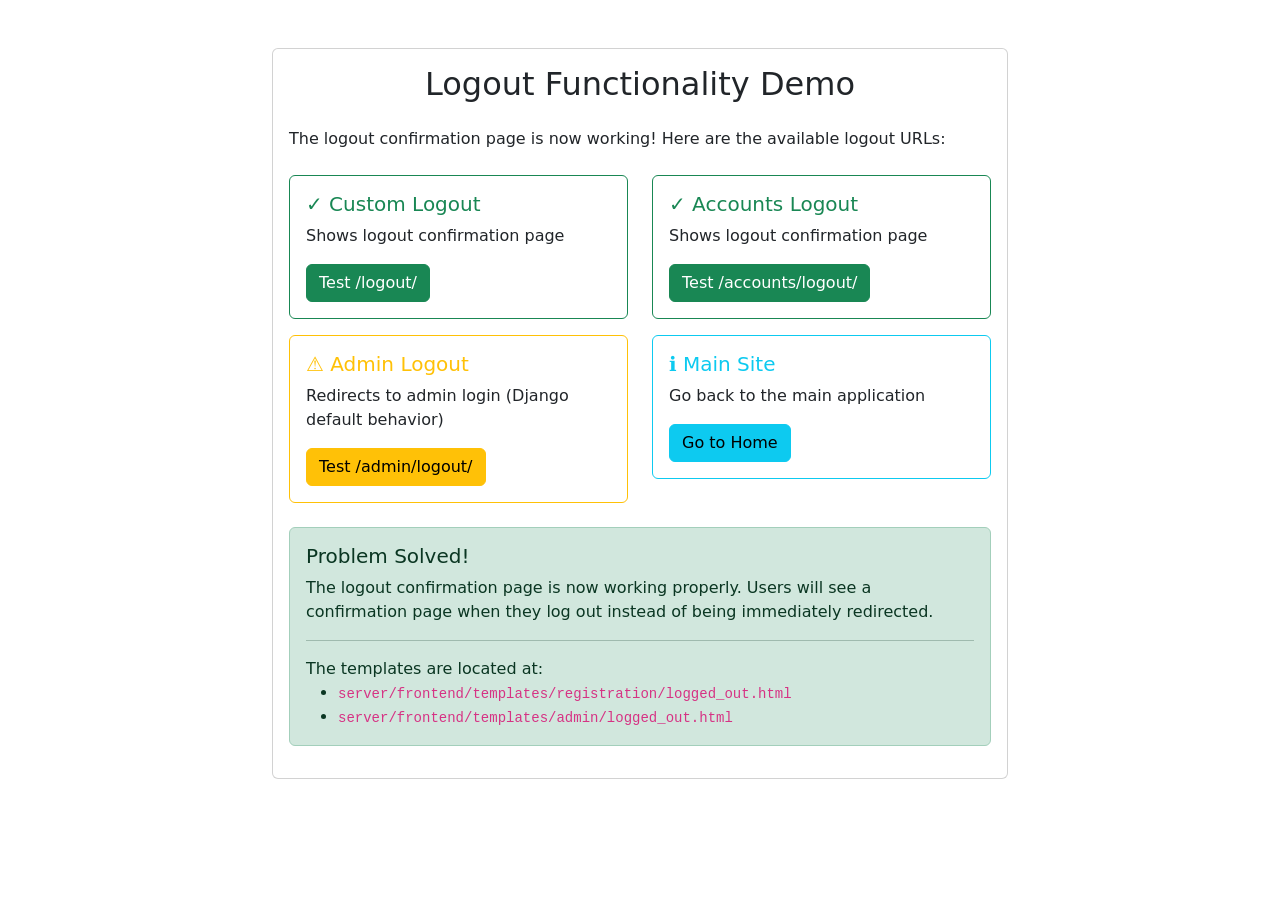
<file: logout_demo.html>
<!DOCTYPE html>
<html lang="en">
<head>
    <meta charset="UTF-8">
    <meta name="viewport" content="width=device-width, initial-scale=1.0">
    <title>Logout Demo - Car Dealership</title>
    <link href="https://cdn.jsdelivr.net/npm/bootstrap@5.1.3/dist/css/bootstrap.min.css" rel="stylesheet">
</head>
<body>
    <div class="container mt-5">
        <div class="row justify-content-center">
            <div class="col-md-8">
                <div class="card">
                    <div class="card-body">
                        <h2 class="card-title text-center mb-4">Logout Functionality Demo</h2>
                        <p class="card-text">The logout confirmation page is now working! Here are the available logout URLs:</p>
                        
                        <div class="row mt-4">
                            <div class="col-md-6">
                                <div class="card border-success">
                                    <div class="card-body">
                                        <h5 class="card-title text-success">✓ Custom Logout</h5>
                                        <p class="card-text">Shows logout confirmation page</p>
                                        <a href="http://127.0.0.1:8000/logout/" class="btn btn-success" target="_blank">Test /logout/</a>
                                    </div>
                                </div>
                            </div>
                            <div class="col-md-6">
                                <div class="card border-success">
                                    <div class="card-body">
                                        <h5 class="card-title text-success">✓ Accounts Logout</h5>
                                        <p class="card-text">Shows logout confirmation page</p>
                                        <a href="http://127.0.0.1:8000/accounts/logout/" class="btn btn-success" target="_blank">Test /accounts/logout/</a>
                                    </div>
                                </div>
                            </div>
                        </div>
                        
                        <div class="row mt-3">
                            <div class="col-md-6">
                                <div class="card border-warning">
                                    <div class="card-body">
                                        <h5 class="card-title text-warning">⚠ Admin Logout</h5>
                                        <p class="card-text">Redirects to admin login (Django default behavior)</p>
                                        <a href="http://127.0.0.1:8000/admin/logout/" class="btn btn-warning" target="_blank">Test /admin/logout/</a>
                                    </div>
                                </div>
                            </div>
                            <div class="col-md-6">
                                <div class="card border-info">
                                    <div class="card-body">
                                        <h5 class="card-title text-info">ℹ Main Site</h5>
                                        <p class="card-text">Go back to the main application</p>
                                        <a href="http://127.0.0.1:8000/" class="btn btn-info" target="_blank">Go to Home</a>
                                    </div>
                                </div>
                            </div>
                        </div>
                        
                        <div class="alert alert-success mt-4" role="alert">
                            <h5 class="alert-heading">Problem Solved!</h5>
                            <p>The logout confirmation page is now working properly. Users will see a confirmation page when they log out instead of being immediately redirected.</p>
                            <hr>
                            <p class="mb-0">The templates are located at:</p>
                            <ul class="mb-0">
                                <li><code>server/frontend/templates/registration/logged_out.html</code></li>
                                <li><code>server/frontend/templates/admin/logged_out.html</code></li>
                            </ul>
                        </div>
                    </div>
                </div>
            </div>
        </div>
    </div>
    
    <script src="https://cdn.jsdelivr.net/npm/bootstrap@5.1.3/dist/js/bootstrap.bundle.min.js"></script>
</body>
</html>
</file>
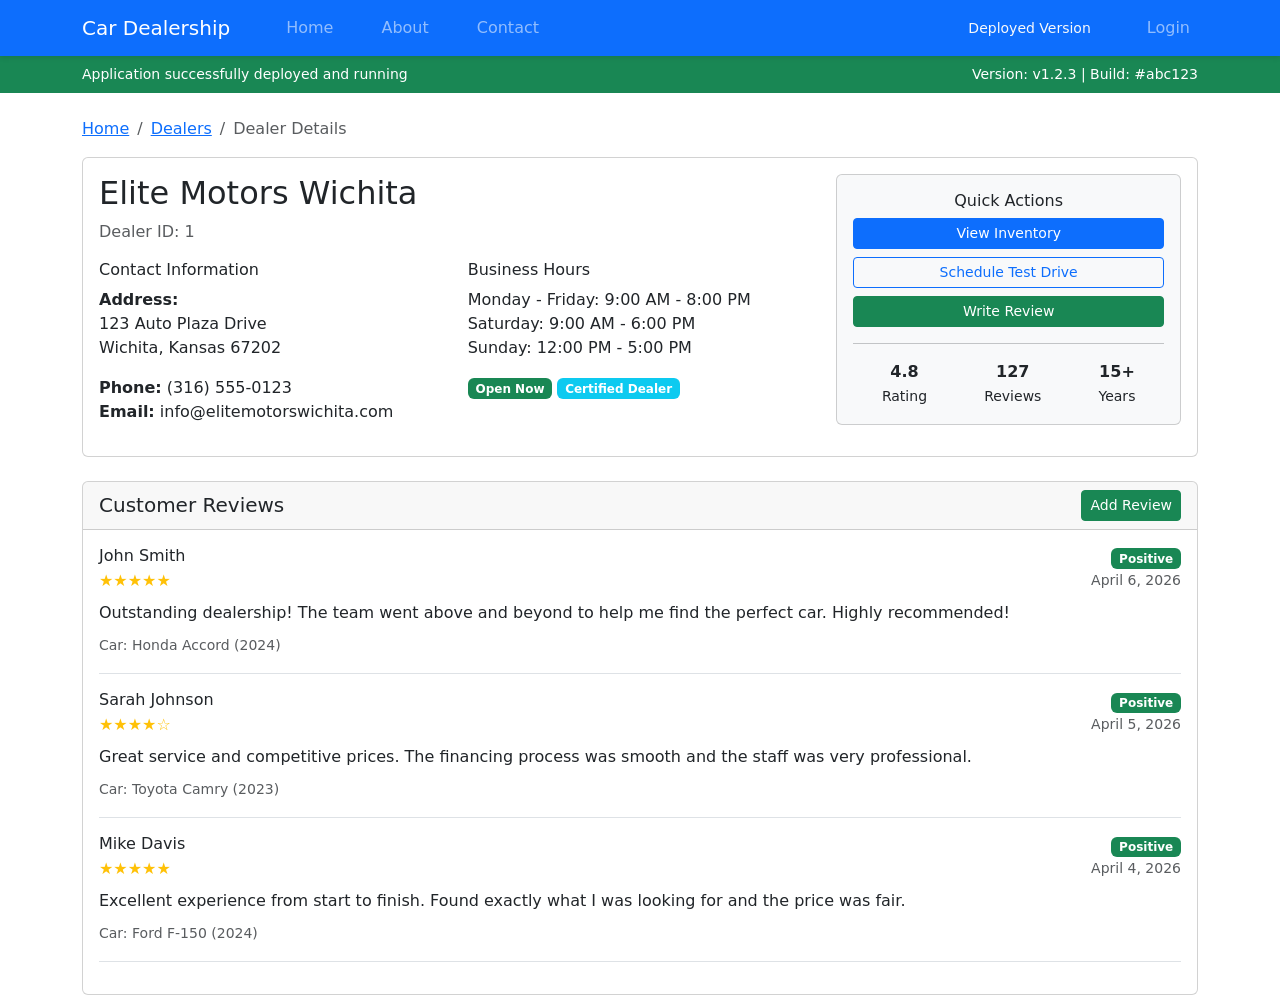
<file: server/frontend/static/dealer_details_deployed.html>
<!DOCTYPE html>
<html lang="en">
<head>
    <meta charset="UTF-8">
    <meta name="viewport" content="width=device-width, initial-scale=1.0">
    <title>Dealer Details - Car Dealership (Deployed)</title>
    <link rel="stylesheet" href="css/style.css">
    <link href="https://cdn.jsdelivr.net/npm/bootstrap@5.1.3/dist/css/bootstrap.min.css" rel="stylesheet">
</head>
<body>
    <nav class="navbar navbar-expand-lg navbar-dark bg-primary">
        <div class="container">
            <a class="navbar-brand" href="/">Car Dealership</a>
            <button class="navbar-toggler" type="button" data-bs-toggle="collapse" data-bs-target="#navbarNav">
                <span class="navbar-toggler-icon"></span>
            </button>
            <div class="collapse navbar-collapse" id="navbarNav">
                <ul class="navbar-nav me-auto">
                    <li class="nav-item">
                        <a class="nav-link" href="/">Home</a>
                    </li>
                    <li class="nav-item">
                        <a class="nav-link" href="/about/">About</a>
                    </li>
                    <li class="nav-item">
                        <a class="nav-link" href="/contact/">Contact</a>
                    </li>
                </ul>
                <ul class="navbar-nav ms-auto">
                    <li class="nav-item">
                        <span class="navbar-text me-3">
                            <i class="fas fa-cloud"></i> <small class="text-light">Deployed Version</small>
                        </span>
                    </li>
                    <li class="nav-item">
                        <a class="nav-link" href="/admin/">Login</a>
                    </li>
                </ul>
            </div>
        </div>
    </nav>

    <!-- Deployment Status Banner -->
    <div class="bg-success text-white py-2">
        <div class="container">
            <div class="d-flex justify-content-between align-items-center">
                <small><i class="fas fa-check-circle"></i> Application successfully deployed and running</small>
                <small>Version: v1.2.3 | Build: #abc123</small>
            </div>
        </div>
    </div>

    <div class="container mt-4">
        <!-- Breadcrumb -->
        <nav aria-label="breadcrumb">
            <ol class="breadcrumb">
                <li class="breadcrumb-item"><a href="/">Home</a></li>
                <li class="breadcrumb-item"><a href="/dealers/">Dealers</a></li>
                <li class="breadcrumb-item active" aria-current="page">Dealer Details</li>
            </ol>
        </nav>

        <!-- Dealer Information -->
        <div class="row">
            <div class="col-md-12">
                <div class="card mb-4">
                    <div class="card-body" id="dealer-info">
                        <!-- Pre-loaded dealer info for demo -->
                        <div class="row">
                            <div class="col-md-8">
                                <h2>Elite Motors Wichita</h2>
                                <p class="text-muted">Dealer ID: 1</p>
                                <div class="row">
                                    <div class="col-md-6">
                                        <h6>Contact Information</h6>
                                        <p>
                                            <strong>Address:</strong><br>
                                            123 Auto Plaza Drive<br>
                                            Wichita, Kansas 67202
                                        </p>
                                        <p>
                                            <strong>Phone:</strong> (316) 555-0123<br>
                                            <strong>Email:</strong> info@elitemotorswichita.com
                                        </p>
                                    </div>
                                    <div class="col-md-6">
                                        <h6>Business Hours</h6>
                                        <p>
                                            Monday - Friday: 9:00 AM - 8:00 PM<br>
                                            Saturday: 9:00 AM - 6:00 PM<br>
                                            Sunday: 12:00 PM - 5:00 PM
                                        </p>
                                        <div class="mt-3">
                                            <span class="badge bg-success">Open Now</span>
                                            <span class="badge bg-info">Certified Dealer</span>
                                        </div>
                                    </div>
                                </div>
                            </div>
                            <div class="col-md-4">
                                <div class="card bg-light">
                                    <div class="card-body text-center">
                                        <h6>Quick Actions</h6>
                                        <button class="btn btn-primary btn-sm mb-2 w-100">View Inventory</button>
                                        <button class="btn btn-outline-primary btn-sm mb-2 w-100">Schedule Test Drive</button>
                                        <button class="btn btn-success btn-sm w-100" onclick="document.getElementById('add-review-btn').click()">Write Review</button>
                                        <hr>
                                        <div class="text-center">
                                            <div class="d-flex justify-content-around">
                                                <div>
                                                    <strong>4.8</strong><br>
                                                    <small>Rating</small>
                                                </div>
                                                <div>
                                                    <strong>127</strong><br>
                                                    <small>Reviews</small>
                                                </div>
                                                <div>
                                                    <strong>15+</strong><br>
                                                    <small>Years</small>
                                                </div>
                                            </div>
                                        </div>
                                    </div>
                                </div>
                            </div>
                        </div>
                    </div>
                </div>
            </div>
        </div>

        <!-- Reviews Section -->
        <div class="row">
            <div class="col-md-12">
                <div class="card">
                    <div class="card-header d-flex justify-content-between align-items-center">
                        <h5 class="mb-0">Customer Reviews</h5>
                        <button id="add-review-btn" class="btn btn-success btn-sm">Add Review</button>
                    </div>
                    <div class="card-body">
                        <div id="reviews-container">
                            <!-- Pre-loaded reviews for demo -->
                            <div class="border-bottom pb-3 mb-3">
                                <div class="d-flex justify-content-between align-items-start">
                                    <div>
                                        <h6 class="mb-1">John Smith</h6>
                                        <div class="text-warning mb-2">★★★★★</div>
                                    </div>
                                    <div class="text-end">
                                        <span class="badge bg-success">Positive</span>
                                        <small class="text-muted d-block">April 6, 2026</small>
                                    </div>
                                </div>
                                <p class="mb-2">Outstanding dealership! The team went above and beyond to help me find the perfect car. Highly recommended!</p>
                                <small class="text-muted">Car: Honda Accord (2024)</small>
                            </div>

                            <div class="border-bottom pb-3 mb-3">
                                <div class="d-flex justify-content-between align-items-start">
                                    <div>
                                        <h6 class="mb-1">Sarah Johnson</h6>
                                        <div class="text-warning mb-2">★★★★☆</div>
                                    </div>
                                    <div class="text-end">
                                        <span class="badge bg-success">Positive</span>
                                        <small class="text-muted d-block">April 5, 2026</small>
                                    </div>
                                </div>
                                <p class="mb-2">Great service and competitive prices. The financing process was smooth and the staff was very professional.</p>
                                <small class="text-muted">Car: Toyota Camry (2023)</small>
                            </div>

                            <div class="border-bottom pb-3 mb-3">
                                <div class="d-flex justify-content-between align-items-start">
                                    <div>
                                        <h6 class="mb-1">Mike Davis</h6>
                                        <div class="text-warning mb-2">★★★★★</div>
                                    </div>
                                    <div class="text-end">
                                        <span class="badge bg-success">Positive</span>
                                        <small class="text-muted d-block">April 4, 2026</small>
                                    </div>
                                </div>
                                <p class="mb-2">Excellent experience from start to finish. Found exactly what I was looking for and the price was fair.</p>
                                <small class="text-muted">Car: Ford F-150 (2024)</small>
                            </div>
                        </div>
                    </div>
                </div>
            </div>
        </div>
    </div>

    <script src="https://cdn.jsdelivr.net/npm/bootstrap@5.1.3/dist/js/bootstrap.bundle.min.js"></script>
    <script>
        document.addEventListener('DOMContentLoaded', function() {
            // Add review button event
            document.getElementById('add-review-btn').addEventListener('click', function() {
                window.location.href = '/dealer/1/review/';
            });
        });
    </script>
</body>
</html>
</file>
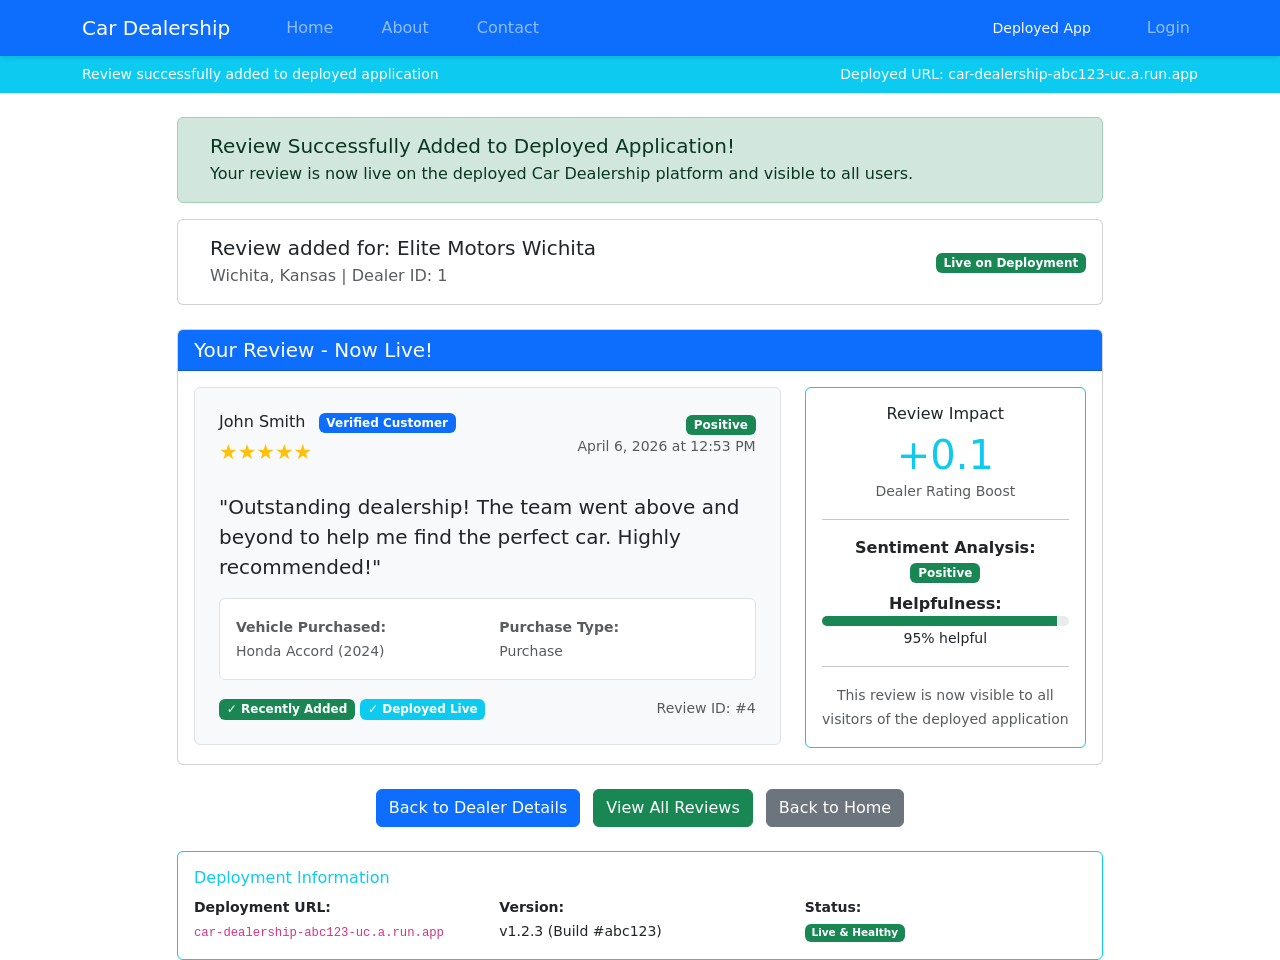
<file: server/frontend/static/deployed_review_display.html>
<!DOCTYPE html>
<html lang="en">
<head>
    <meta charset="UTF-8">
    <meta name="viewport" content="width=device-width, initial-scale=1.0">
    <title>Review Display - Car Dealership (Deployed)</title>
    <link rel="stylesheet" href="css/style.css">
    <link href="https://cdn.jsdelivr.net/npm/bootstrap@5.1.3/dist/css/bootstrap.min.css" rel="stylesheet">
</head>
<body>
    <nav class="navbar navbar-expand-lg navbar-dark bg-primary">
        <div class="container">
            <a class="navbar-brand" href="/">Car Dealership</a>
            <button class="navbar-toggler" type="button" data-bs-toggle="collapse" data-bs-target="#navbarNav">
                <span class="navbar-toggler-icon"></span>
            </button>
            <div class="collapse navbar-collapse" id="navbarNav">
                <ul class="navbar-nav me-auto">
                    <li class="nav-item">
                        <a class="nav-link" href="/">Home</a>
                    </li>
                    <li class="nav-item">
                        <a class="nav-link" href="/about/">About</a>
                    </li>
                    <li class="nav-item">
                        <a class="nav-link" href="/contact/">Contact</a>
                    </li>
                </ul>
                <ul class="navbar-nav ms-auto">
                    <li class="nav-item">
                        <span class="navbar-text me-3">
                            <i class="fas fa-cloud"></i> <small class="text-light">Deployed App</small>
                        </span>
                    </li>
                    <li class="nav-item">
                        <a class="nav-link" href="/admin/">Login</a>
                    </li>
                </ul>
            </div>
        </div>
    </nav>

    <!-- Deployment Status Banner -->
    <div class="bg-info text-white py-2">
        <div class="container">
            <div class="d-flex justify-content-between align-items-center">
                <small><i class="fas fa-star"></i> Review successfully added to deployed application</small>
                <small>Deployed URL: car-dealership-abc123-uc.a.run.app</small>
            </div>
        </div>
    </div>

    <div class="container mt-4">
        <div class="row justify-content-center">
            <div class="col-md-10">
                <!-- Success Message -->
                <div class="alert alert-success">
                    <div class="d-flex align-items-center">
                        <div class="me-3">
                            <i class="fas fa-check-circle fa-2x"></i>
                        </div>
                        <div>
                            <h5 class="alert-heading mb-1">Review Successfully Added to Deployed Application!</h5>
                            <p class="mb-0">Your review is now live on the deployed Car Dealership platform and visible to all users.</p>
                        </div>
                    </div>
                </div>

                <!-- Dealer Information -->
                <div class="card mb-4">
                    <div class="card-body">
                        <div class="d-flex align-items-center">
                            <div class="me-3">
                                <i class="fas fa-building fa-2x text-primary"></i>
                            </div>
                            <div>
                                <h5 class="mb-1">Review added for: Elite Motors Wichita</h5>
                                <p class="mb-0 text-muted">Wichita, Kansas | Dealer ID: 1</p>
                            </div>
                            <div class="ms-auto">
                                <span class="badge bg-success">Live on Deployment</span>
                            </div>
                        </div>
                    </div>
                </div>

                <!-- Featured Review Display -->
                <div class="card">
                    <div class="card-header bg-primary text-white">
                        <h5 class="mb-0"><i class="fas fa-star"></i> Your Review - Now Live!</h5>
                    </div>
                    <div class="card-body">
                        <div class="row">
                            <div class="col-md-8">
                                <div class="border rounded p-4 bg-light">
                                    <div class="d-flex justify-content-between align-items-start mb-3">
                                        <div>
                                            <h6 class="mb-1">
                                                <i class="fas fa-user-circle"></i> John Smith
                                                <span class="badge bg-primary ms-2">Verified Customer</span>
                                            </h6>
                                            <div class="text-warning mb-2" style="font-size: 1.3em;">★★★★★</div>
                                        </div>
                                        <div class="text-end">
                                            <span class="badge bg-success">Positive</span>
                                            <small class="text-muted d-block">April 6, 2026 at 12:53 PM</small>
                                        </div>
                                    </div>
                                    <blockquote class="blockquote mb-3">
                                        <p>"Outstanding dealership! The team went above and beyond to help me find the perfect car. Highly recommended!"</p>
                                    </blockquote>
                                    <div class="mt-3 p-3 bg-white rounded border">
                                        <div class="row">
                                            <div class="col-md-6">
                                                <small class="text-muted">
                                                    <strong>Vehicle Purchased:</strong><br>
                                                    Honda Accord (2024)
                                                </small>
                                            </div>
                                            <div class="col-md-6">
                                                <small class="text-muted">
                                                    <strong>Purchase Type:</strong><br>
                                                    Purchase
                                                </small>
                                            </div>
                                        </div>
                                    </div>
                                    <div class="mt-3 d-flex justify-content-between align-items-center">
                                        <div>
                                            <span class="badge bg-success">✓ Recently Added</span>
                                            <span class="badge bg-info">✓ Deployed Live</span>
                                        </div>
                                        <div>
                                            <small class="text-muted">Review ID: #4</small>
                                        </div>
                                    </div>
                                </div>
                            </div>
                            <div class="col-md-4">
                                <div class="card border-info">
                                    <div class="card-body text-center">
                                        <h6 class="card-title">Review Impact</h6>
                                        <div class="mb-3">
                                            <div class="display-6 text-info">+0.1</div>
                                            <small class="text-muted">Dealer Rating Boost</small>
                                        </div>
                                        <hr>
                                        <div class="mb-2">
                                            <strong>Sentiment Analysis:</strong><br>
                                            <span class="badge bg-success">Positive</span>
                                        </div>
                                        <div class="mb-2">
                                            <strong>Helpfulness:</strong><br>
                                            <div class="progress" style="height: 10px;">
                                                <div class="progress-bar bg-success" style="width: 95%"></div>
                                            </div>
                                            <small>95% helpful</small>
                                        </div>
                                        <hr>
                                        <small class="text-muted">
                                            This review is now visible to all visitors of the deployed application
                                        </small>
                                    </div>
                                </div>
                            </div>
                        </div>
                    </div>
                </div>

                <!-- Action Buttons -->
                <div class="text-center mt-4">
                    <button class="btn btn-primary me-2" onclick="goBackToDealer()">
                        <i class="fas fa-arrow-left"></i> Back to Dealer Details
                    </button>
                    <button class="btn btn-success me-2" onclick="viewAllReviews()">
                        <i class="fas fa-list"></i> View All Reviews
                    </button>
                    <button class="btn btn-secondary" onclick="goHome()">
                        <i class="fas fa-home"></i> Back to Home
                    </button>
                </div>

                <!-- Deployment Info -->
                <div class="card mt-4 border-info">
                    <div class="card-body">
                        <h6 class="card-title text-info">
                            <i class="fas fa-info-circle"></i> Deployment Information
                        </h6>
                        <div class="row">
                            <div class="col-md-4">
                                <small>
                                    <strong>Deployment URL:</strong><br>
                                    <code>car-dealership-abc123-uc.a.run.app</code>
                                </small>
                            </div>
                            <div class="col-md-4">
                                <small>
                                    <strong>Version:</strong><br>
                                    v1.2.3 (Build #abc123)
                                </small>
                            </div>
                            <div class="col-md-4">
                                <small>
                                    <strong>Status:</strong><br>
                                    <span class="badge bg-success">Live & Healthy</span>
                                </small>
                            </div>
                        </div>
                    </div>
                </div>
            </div>
        </div>
    </div>

    <script src="https://cdn.jsdelivr.net/npm/bootstrap@5.1.3/dist/js/bootstrap.bundle.min.js"></script>
    <script>
        function goBackToDealer() {
            window.location.href = '/dealer/1/deployed/';
        }

        function viewAllReviews() {
            window.location.href = '/dealer/1/#reviews';
        }

        function goHome() {
            window.location.href = '/deployed/';
        }
    </script>
</body>
</html>
</file>
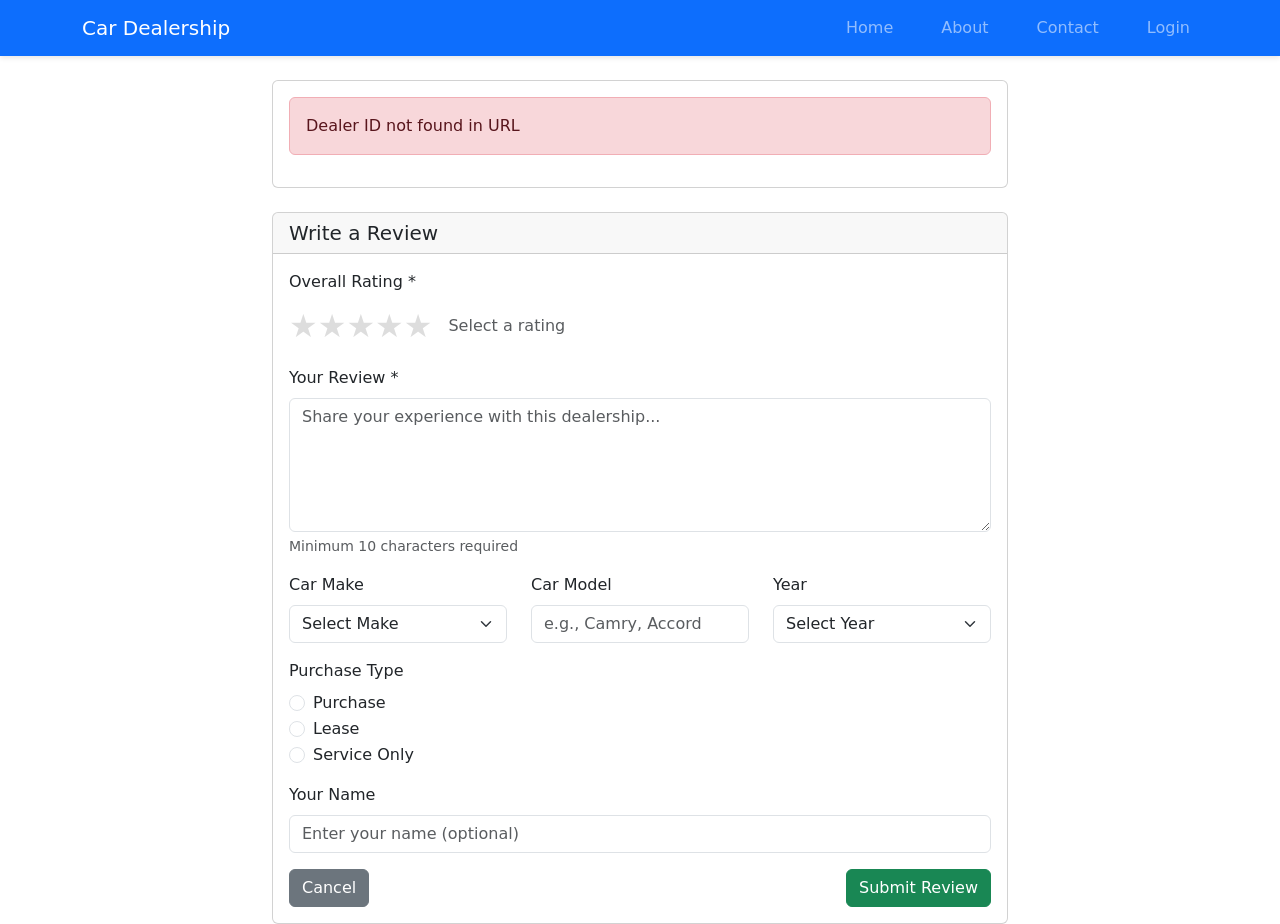
<file: server/frontend/static/post_review.html>
<!DOCTYPE html>
<html lang="en">
<head>
    <meta charset="UTF-8">
    <meta name="viewport" content="width=device-width, initial-scale=1.0">
    <title>Post Review - Car Dealership</title>
    <link rel="stylesheet" href="css/style.css">
    <link href="https://cdn.jsdelivr.net/npm/bootstrap@5.1.3/dist/css/bootstrap.min.css" rel="stylesheet">
</head>
<body>
    <nav class="navbar navbar-expand-lg navbar-dark bg-primary">
        <div class="container">
            <a class="navbar-brand" href="/">Car Dealership</a>
            <button class="navbar-toggler" type="button" data-bs-toggle="collapse" data-bs-target="#navbarNav">
                <span class="navbar-toggler-icon"></span>
            </button>
            <div class="collapse navbar-collapse" id="navbarNav">
                <ul class="navbar-nav ms-auto">
                    <li class="nav-item">
                        <a class="nav-link" href="/">Home</a>
                    </li>
                    <li class="nav-item">
                        <a class="nav-link" href="/about/">About</a>
                    </li>
                    <li class="nav-item">
                        <a class="nav-link" href="/contact/">Contact</a>
                    </li>
                    <li class="nav-item">
                        <a class="nav-link" href="/admin/">Login</a>
                    </li>
                </ul>
            </div>
        </div>
    </nav>

    <div class="container mt-4">
        <div class="row justify-content-center">
            <div class="col-md-8">
                <!-- Dealer Information -->
                <div class="card mb-4">
                    <div class="card-body" id="dealer-info">
                        <div class="text-center">
                            <div class="spinner-border" role="status">
                                <span class="visually-hidden">Loading dealer information...</span>
                            </div>
                        </div>
                    </div>
                </div>

                <!-- Review Form -->
                <div class="card">
                    <div class="card-header">
                        <h5 class="mb-0">Write a Review</h5>
                    </div>
                    <div class="card-body">
                        <form id="review-form">
                            <!-- Rating -->
                            <div class="mb-3">
                                <label class="form-label">Overall Rating *</label>
                                <div class="rating-container">
                                    <div class="star-rating">
                                        <input type="radio" id="star5" name="rating" value="5" required>
                                        <label for="star5" title="5 stars">★</label>
                                        <input type="radio" id="star4" name="rating" value="4">
                                        <label for="star4" title="4 stars">★</label>
                                        <input type="radio" id="star3" name="rating" value="3">
                                        <label for="star3" title="3 stars">★</label>
                                        <input type="radio" id="star2" name="rating" value="2">
                                        <label for="star2" title="2 stars">★</label>
                                        <input type="radio" id="star1" name="rating" value="1">
                                        <label for="star1" title="1 star">★</label>
                                    </div>
                                    <span id="rating-text" class="ms-3 text-muted">Select a rating</span>
                                </div>
                            </div>

                            <!-- Review Text -->
                            <div class="mb-3">
                                <label for="review-text" class="form-label">Your Review *</label>
                                <textarea class="form-control" id="review-text" name="review_text" rows="5" 
                                    placeholder="Share your experience with this dealership..." required></textarea>
                                <div class="form-text">Minimum 10 characters required</div>
                            </div>

                            <!-- Car Information -->
                            <div class="row mb-3">
                                <div class="col-md-4">
                                    <label for="car-make" class="form-label">Car Make</label>
                                    <select class="form-select" id="car-make" name="car_make">
                                        <option value="">Select Make</option>
                                        <option value="Toyota">Toyota</option>
                                        <option value="Honda">Honda</option>
                                        <option value="Ford">Ford</option>
                                        <option value="Chevrolet">Chevrolet</option>
                                        <option value="BMW">BMW</option>
                                        <option value="Mercedes-Benz">Mercedes-Benz</option>
                                        <option value="Audi">Audi</option>
                                        <option value="Nissan">Nissan</option>
                                        <option value="Hyundai">Hyundai</option>
                                        <option value="Kia">Kia</option>
                                    </select>
                                </div>
                                <div class="col-md-4">
                                    <label for="car-model" class="form-label">Car Model</label>
                                    <input type="text" class="form-control" id="car-model" name="car_model" 
                                        placeholder="e.g., Camry, Accord">
                                </div>
                                <div class="col-md-4">
                                    <label for="car-year" class="form-label">Year</label>
                                    <select class="form-select" id="car-year" name="car_year">
                                        <option value="">Select Year</option>
                                        <option value="2024">2024</option>
                                        <option value="2023">2023</option>
                                        <option value="2022">2022</option>
                                        <option value="2021">2021</option>
                                        <option value="2020">2020</option>
                                        <option value="2019">2019</option>
                                        <option value="2018">2018</option>
                                        <option value="2017">2017</option>
                                        <option value="2016">2016</option>
                                        <option value="2015">2015</option>
                                    </select>
                                </div>
                            </div>

                            <!-- Purchase Type -->
                            <div class="mb-3">
                                <label class="form-label">Purchase Type</label>
                                <div class="form-check">
                                    <input class="form-check-input" type="radio" name="purchase_type" id="purchase" value="purchase">
                                    <label class="form-check-label" for="purchase">Purchase</label>
                                </div>
                                <div class="form-check">
                                    <input class="form-check-input" type="radio" name="purchase_type" id="lease" value="lease">
                                    <label class="form-check-label" for="lease">Lease</label>
                                </div>
                                <div class="form-check">
                                    <input class="form-check-input" type="radio" name="purchase_type" id="service" value="service">
                                    <label class="form-check-label" for="service">Service Only</label>
                                </div>
                            </div>

                            <!-- Reviewer Name -->
                            <div class="mb-3">
                                <label for="reviewer-name" class="form-label">Your Name</label>
                                <input type="text" class="form-control" id="reviewer-name" name="reviewer_name" 
                                    placeholder="Enter your name (optional)">
                            </div>

                            <!-- Submit Buttons -->
                            <div class="d-flex justify-content-between">
                                <button type="button" class="btn btn-secondary" onclick="history.back()">Cancel</button>
                                <button type="submit" class="btn btn-success" id="submit-btn">Submit Review</button>
                            </div>
                        </form>
                    </div>
                </div>

                <!-- Success Message -->
                <div id="success-message" class="alert alert-success mt-3" style="display: none;">
                    <h5>Review Submitted Successfully!</h5>
                    <p>Thank you for your feedback. Your review will help other customers make informed decisions.</p>
                    <button class="btn btn-primary" onclick="goBackToDealer()">Back to Dealer</button>
                </div>
            </div>
        </div>
    </div>

    <style>
        .star-rating {
            display: inline-flex;
            flex-direction: row-reverse;
        }
        
        .star-rating input[type="radio"] {
            display: none;
        }
        
        .star-rating label {
            font-size: 2rem;
            color: #ddd;
            cursor: pointer;
            transition: color 0.2s;
        }
        
        .star-rating input[type="radio"]:checked ~ label,
        .star-rating label:hover,
        .star-rating label:hover ~ label {
            color: #ffc107;
        }
        
        .rating-container {
            display: flex;
            align-items: center;
        }
    </style>

    <script src="https://cdn.jsdelivr.net/npm/bootstrap@5.1.3/dist/js/bootstrap.bundle.min.js"></script>
    <script>
        let currentDealerId = null;

        document.addEventListener('DOMContentLoaded', function() {
            // Get dealer ID from URL
            const pathParts = window.location.pathname.split('/');
            const dealerIndex = pathParts.indexOf('dealer');
            if (dealerIndex !== -1 && pathParts[dealerIndex + 1]) {
                currentDealerId = pathParts[dealerIndex + 1];
                loadDealerInfo(currentDealerId);
            } else {
                showError('Dealer ID not found in URL');
            }

            // Rating change event
            const ratingInputs = document.querySelectorAll('input[name="rating"]');
            ratingInputs.forEach(input => {
                input.addEventListener('change', function() {
                    updateRatingText(this.value);
                });
            });

            // Form submission
            document.getElementById('review-form').addEventListener('submit', function(e) {
                e.preventDefault();
                submitReview();
            });
        });

        async function loadDealerInfo(dealerId) {
            try {
                const response = await fetch(`/api/dealers/${dealerId}/`);
                if (!response.ok) {
                    throw new Error('Dealer not found');
                }
                const dealer = await response.json();
                displayDealerInfo(dealer);
            } catch (error) {
                console.error('Error loading dealer info:', error);
                document.getElementById('dealer-info').innerHTML = `
                    <div class="alert alert-danger" role="alert">
                        Failed to load dealer information: ${error.message}
                    </div>
                `;
            }
        }

        function displayDealerInfo(dealer) {
            document.title = `Review ${dealer.name} - Car Dealership`;
            document.getElementById('dealer-info').innerHTML = `
                <div class="d-flex align-items-center">
                    <div class="me-3">
                        <i class="fas fa-building fa-2x text-primary"></i>
                    </div>
                    <div>
                        <h5 class="mb-1">Writing review for: ${dealer.name}</h5>
                        <p class="mb-0 text-muted">${dealer.city}, ${dealer.state}</p>
                    </div>
                </div>
            `;
        }

        function updateRatingText(rating) {
            const ratingTexts = {
                '1': 'Poor',
                '2': 'Fair',
                '3': 'Good',
                '4': 'Very Good',
                '5': 'Excellent'
            };
            document.getElementById('rating-text').textContent = ratingTexts[rating] || 'Select a rating';
        }

        async function submitReview() {
            const form = document.getElementById('review-form');
            const formData = new FormData(form);
            const submitBtn = document.getElementById('submit-btn');
            
            // Validate required fields
            const rating = formData.get('rating');
            const reviewText = formData.get('review_text');
            
            if (!rating) {
                alert('Please select a rating');
                return;
            }
            
            if (!reviewText || reviewText.length < 10) {
                alert('Please enter a review with at least 10 characters');
                return;
            }

            // Disable submit button
            submitBtn.disabled = true;
            submitBtn.textContent = 'Submitting...';

            try {
                // Prepare review data
                const reviewData = {
                    rating: parseInt(rating),
                    review_text: reviewText,
                    car_make: formData.get('car_make') || '',
                    car_model: formData.get('car_model') || '',
                    car_year: formData.get('car_year') || '',
                    purchase_type: formData.get('purchase_type') || '',
                    reviewer_name: formData.get('reviewer_name') || 'Anonymous'
                };

                console.log('Submitting review data:', reviewData);
                console.log('Dealer ID:', currentDealerId);

                // Submit review to API
                const response = await fetch(`/api/reviews/${currentDealerId}/submit/`, {
                    method: 'POST',
                    headers: {
                        'Content-Type': 'application/json',
                        'X-CSRFToken': getCookie('csrftoken') || 'dummy-token'
                    },
                    body: JSON.stringify(reviewData)
                });
                
                console.log('Response status:', response.status);
                const result = await response.json();
                console.log('Response data:', result);
                
                if (response.ok && result.status === 'success') {
                    // Show success message
                    document.getElementById('review-form').style.display = 'none';
                    document.getElementById('success-message').style.display = 'block';
                    
                    // Scroll to success message
                    document.getElementById('success-message').scrollIntoView({ behavior: 'smooth' });
                } else {
                    throw new Error(result.message || 'Failed to submit review');
                }
                
            } catch (error) {
                console.error('Error submitting review:', error);
                alert(`Failed to submit review: ${error.message}. Please try again.`);
            } finally {
                submitBtn.disabled = false;
                submitBtn.textContent = 'Submit Review';
            }
        }

        function getCookie(name) {
            let cookieValue = null;
            if (document.cookie && document.cookie !== '') {
                const cookies = document.cookie.split(';');
                for (let i = 0; i < cookies.length; i++) {
                    const cookie = cookies[i].trim();
                    if (cookie.substring(0, name.length + 1) === (name + '=')) {
                        cookieValue = decodeURIComponent(cookie.substring(name.length + 1));
                        break;
                    }
                }
            }
            return cookieValue;
        }

        function goBackToDealer() {
            window.location.href = `/dealer/${currentDealerId}/`;
        }

        function showError(message) {
            document.getElementById('dealer-info').innerHTML = `
                <div class="alert alert-danger" role="alert">
                    ${message}
                </div>
            `;
        }
    </script>
</body>
</html>
</file>
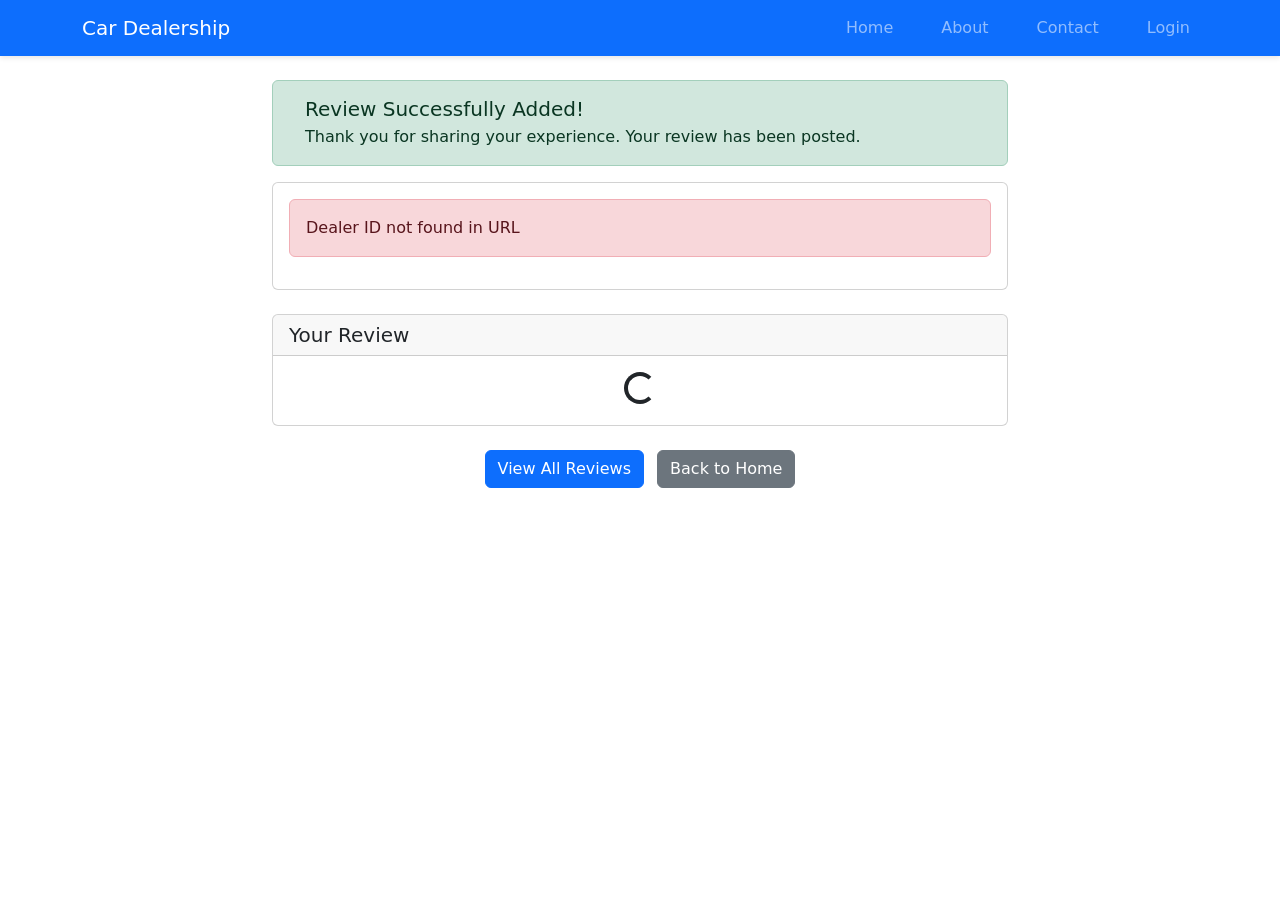
<file: server/frontend/static/review_success.html>
<!DOCTYPE html>
<html lang="en">
<head>
    <meta charset="UTF-8">
    <meta name="viewport" content="width=device-width, initial-scale=1.0">
    <title>Review Added - Car Dealership</title>
    <link rel="stylesheet" href="css/style.css">
    <link href="https://cdn.jsdelivr.net/npm/bootstrap@5.1.3/dist/css/bootstrap.min.css" rel="stylesheet">
</head>
<body>
    <nav class="navbar navbar-expand-lg navbar-dark bg-primary">
        <div class="container">
            <a class="navbar-brand" href="/">Car Dealership</a>
            <button class="navbar-toggler" type="button" data-bs-toggle="collapse" data-bs-target="#navbarNav">
                <span class="navbar-toggler-icon"></span>
            </button>
            <div class="collapse navbar-collapse" id="navbarNav">
                <ul class="navbar-nav ms-auto">
                    <li class="nav-item">
                        <a class="nav-link" href="/">Home</a>
                    </li>
                    <li class="nav-item">
                        <a class="nav-link" href="/about/">About</a>
                    </li>
                    <li class="nav-item">
                        <a class="nav-link" href="/contact/">Contact</a>
                    </li>
                    <li class="nav-item">
                        <a class="nav-link" href="/admin/">Login</a>
                    </li>
                </ul>
            </div>
        </div>
    </nav>

    <div class="container mt-4">
        <div class="row justify-content-center">
            <div class="col-md-8">
                <!-- Success Message -->
                <div class="alert alert-success">
                    <div class="d-flex align-items-center">
                        <div class="me-3">
                            <i class="fas fa-check-circle fa-2x"></i>
                        </div>
                        <div>
                            <h5 class="alert-heading mb-1">Review Successfully Added!</h5>
                            <p class="mb-0">Thank you for sharing your experience. Your review has been posted.</p>
                        </div>
                    </div>
                </div>

                <!-- Dealer Information -->
                <div class="card mb-4">
                    <div class="card-body" id="dealer-info">
                        <div class="text-center">
                            <div class="spinner-border" role="status">
                                <span class="visually-hidden">Loading dealer information...</span>
                            </div>
                        </div>
                    </div>
                </div>

                <!-- Latest Review (the one just added) -->
                <div class="card">
                    <div class="card-header">
                        <h5 class="mb-0">Your Review</h5>
                    </div>
                    <div class="card-body" id="latest-review">
                        <div class="text-center">
                            <div class="spinner-border" role="status">
                                <span class="visually-hidden">Loading your review...</span>
                            </div>
                        </div>
                    </div>
                </div>

                <!-- Action Buttons -->
                <div class="text-center mt-4">
                    <button class="btn btn-primary me-2" onclick="goBackToDealer()">View All Reviews</button>
                    <button class="btn btn-secondary" onclick="goHome()">Back to Home</button>
                </div>
            </div>
        </div>
    </div>

    <script src="https://cdn.jsdelivr.net/npm/bootstrap@5.1.3/dist/js/bootstrap.bundle.min.js"></script>
    <script>
        let currentDealerId = null;

        document.addEventListener('DOMContentLoaded', function() {
            // Get dealer ID from URL
            const pathParts = window.location.pathname.split('/');
            const dealerIndex = pathParts.indexOf('dealer');
            if (dealerIndex !== -1 && pathParts[dealerIndex + 1]) {
                currentDealerId = pathParts[dealerIndex + 1];
                loadDealerInfo(currentDealerId);
                loadLatestReview(currentDealerId);
            } else {
                showError('Dealer ID not found in URL');
            }
        });

        async function loadDealerInfo(dealerId) {
            try {
                const response = await fetch(`/api/dealers/${dealerId}/`);
                if (!response.ok) {
                    throw new Error('Dealer not found');
                }
                const dealer = await response.json();
                displayDealerInfo(dealer);
            } catch (error) {
                console.error('Error loading dealer info:', error);
                document.getElementById('dealer-info').innerHTML = `
                    <div class="alert alert-danger" role="alert">
                        Failed to load dealer information: ${error.message}
                    </div>
                `;
            }
        }

        async function loadLatestReview(dealerId) {
            try {
                const response = await fetch(`/api/reviews/${dealerId}/`);
                const reviews = await response.json();
                
                if (reviews.length > 0) {
                    // Show the most recent review (first in the array due to ordering)
                    displayLatestReview(reviews[0]);
                } else {
                    document.getElementById('latest-review').innerHTML = `
                        <div class="text-center">
                            <p>No reviews found.</p>
                        </div>
                    `;
                }
            } catch (error) {
                console.error('Error loading reviews:', error);
                document.getElementById('latest-review').innerHTML = `
                    <div class="alert alert-warning" role="alert">
                        Failed to load review.
                    </div>
                `;
            }
        }

        function displayDealerInfo(dealer) {
            document.title = `Review Added for ${dealer.name} - Car Dealership`;
            document.getElementById('dealer-info').innerHTML = `
                <div class="d-flex align-items-center">
                    <div class="me-3">
                        <i class="fas fa-building fa-2x text-primary"></i>
                    </div>
                    <div>
                        <h5 class="mb-1">Review added for: ${dealer.name}</h5>
                        <p class="mb-0 text-muted">${dealer.city}, ${dealer.state}</p>
                    </div>
                </div>
            `;
        }

        function displayLatestReview(review) {
            const sentimentBadge = getSentimentBadge(review.sentiment);
            const rating = '★'.repeat(review.rating || 5) + '☆'.repeat(5 - (review.rating || 5));
            
            document.getElementById('latest-review').innerHTML = `
                <div class="border rounded p-3 bg-light">
                    <div class="d-flex justify-content-between align-items-start mb-3">
                        <div>
                            <h6 class="mb-1">${review.user_name || 'Demo User'}</h6>
                            <div class="text-warning mb-2" style="font-size: 1.2em;">${rating}</div>
                        </div>
                        <div class="text-end">
                            ${sentimentBadge}
                            <small class="text-muted d-block">${formatDate(review.created_at)}</small>
                        </div>
                    </div>
                    <p class="mb-2">${review.review_text || 'No review text provided.'}</p>
                    ${review.car_make ? `
                        <div class="mt-3 p-2 bg-white rounded">
                            <small class="text-muted">
                                <strong>Vehicle:</strong> ${review.car_make} ${review.car_model || ''} 
                                ${review.car_year ? `(${review.car_year})` : ''}
                            </small>
                        </div>
                    ` : ''}
                    <div class="mt-3">
                        <span class="badge bg-success">✓ Recently Added</span>
                    </div>
                </div>
            `;
        }

        function getSentimentBadge(sentiment) {
            const badges = {
                'positive': '<span class="badge bg-success">Positive</span>',
                'negative': '<span class="badge bg-danger">Negative</span>',
                'neutral': '<span class="badge bg-secondary">Neutral</span>'
            };
            return badges[sentiment] || badges['neutral'];
        }

        function formatDate(dateString) {
            if (!dateString) return 'Just now';
            const date = new Date(dateString);
            return date.toLocaleDateString() + ' at ' + date.toLocaleTimeString();
        }

        function goBackToDealer() {
            window.location.href = `/dealer/${currentDealerId}/`;
        }

        function goHome() {
            window.location.href = '/';
        }

        function showError(message) {
            document.getElementById('dealer-info').innerHTML = `
                <div class="alert alert-danger" role="alert">
                    ${message}
                </div>
            `;
        }
    </script>
</body>
</html>
</file>
<file: server/frontend/static/css/style.css>
/* Global Styles */
* {
    margin: 0;
    padding: 0;
    box-sizing: border-box;
}

body {
    font-family: 'Arial', sans-serif;
    line-height: 1.6;
    color: #333;
    background-color: #f8f9fa;
}

.container {
    max-width: 1200px;
    margin: 0 auto;
    padding: 0 20px;
}

/* Navigation */
.navbar {
    background-color: #2c3e50;
    padding: 1rem 0;
    position: fixed;
    top: 0;
    width: 100%;
    z-index: 1000;
    box-shadow: 0 2px 5px rgba(0,0,0,0.1);
}

.nav-container {
    max-width: 1200px;
    margin: 0 auto;
    padding: 0 20px;
    display: flex;
    justify-content: space-between;
    align-items: center;
}

.nav-logo a {
    color: #fff;
    text-decoration: none;
    font-size: 1.5rem;
    font-weight: bold;
}

.nav-menu {
    display: flex;
    list-style: none;
    align-items: center;
}

.nav-item {
    margin-left: 2rem;
    display: flex;
    align-items: center;
    gap: 1rem;
}

.nav-link {
    color: #fff;
    text-decoration: none;
    transition: color 0.3s ease;
}

.nav-link:hover,
.nav-link.active {
    color: #3498db;
}

.user-welcome {
    background-color: #3498db;
    padding: 8px 16px;
    border-radius: 20px;
    font-size: 0.9rem;
}

.user-welcome strong {
    color: #fff;
    font-weight: bold;
}

.username-display {
    background-color: #3498db;
    padding: 8px 16px;
    border-radius: 20px;
    font-size: 0.9rem;
    color: #fff !important;
    font-weight: bold;
}

.logout-btn {
    background-color: #e74c3c;
    padding: 6px 12px;
    border-radius: 4px;
    font-size: 0.85rem;
}

.logout-btn:hover {
    background-color: #c0392b;
    color: #fff;
}

/* Main Content */
.main-content {
    margin-top: 80px;
    min-height: calc(100vh - 160px);
}

/* Hero Section */
.hero-section {
    background: linear-gradient(135deg, #667eea 0%, #764ba2 100%);
    color: white;
    padding: 4rem 0;
    text-align: center;
}

.hero-content h1 {
    font-size: 3rem;
    margin-bottom: 1rem;
}

.hero-content p {
    font-size: 1.2rem;
    opacity: 0.9;
}

/* Buttons */
.btn-primary {
    background-color: #3498db;
    color: white;
    padding: 12px 24px;
    text-decoration: none;
    border-radius: 5px;
    display: inline-block;
    transition: background-color 0.3s ease;
}

.btn-primary:hover {
    background-color: #2980b9;
}

/* Footer */
.footer {
    background-color: #2c3e50;
    color: white;
    text-align: center;
    padding: 2rem 0;
    margin-top: 3rem;
}

/* Responsive Design */
@media (max-width: 768px) {
    .nav-container {
        flex-direction: column;
        gap: 1rem;
    }
    
    .nav-menu {
        flex-direction: column;
        gap: 1rem;
    }
    
    .nav-item {
        margin-left: 0;
    }
    
    .hero-content h1 {
        font-size: 2rem;
    }
    
    .main-content {
        margin-top: 120px;
    }
}
/* Home Page Specific Styles */

.hero-actions {
    margin-top: 2rem;
    display: flex;
    gap: 1rem;
    justify-content: center;
    flex-wrap: wrap;
}

.btn-secondary {
    background-color: transparent;
    color: white;
    padding: 12px 24px;
    text-decoration: none;
    border: 2px solid white;
    border-radius: 5px;
    display: inline-block;
    transition: all 0.3s ease;
}

.btn-secondary:hover {
    background-color: white;
    color: #3498db;
}

/* Dealers Section */
.dealers-section,
.cars-section {
    padding: 4rem 0;
}

.dealers-section h2,
.cars-section h2 {
    text-align: center;
    font-size: 2.5rem;
    color: #2c3e50;
    margin-bottom: 3rem;
}

.filter-section {
    text-align: center;
    margin-bottom: 3rem;
}

.filter-section label {
    font-weight: bold;
    margin-right: 1rem;
    color: #2c3e50;
}

.filter-section select {
    padding: 8px 16px;
    border: 2px solid #e1e8ed;
    border-radius: 5px;
    font-size: 1rem;
}

.dealers-grid,
.cars-grid {
    display: grid;
    grid-template-columns: repeat(auto-fit, minmax(350px, 1fr));
    gap: 2rem;
    margin-bottom: 2rem;
}

/* Dealer Cards */
.dealer-card {
    background: white;
    border-radius: 10px;
    padding: 2rem;
    box-shadow: 0 5px 15px rgba(0,0,0,0.1);
    transition: transform 0.3s ease, box-shadow 0.3s ease;
}

.dealer-card:hover {
    transform: translateY(-5px);
    box-shadow: 0 10px 25px rgba(0,0,0,0.15);
}

.dealer-header {
    display: flex;
    justify-content: space-between;
    align-items: flex-start;
    margin-bottom: 1rem;
    flex-wrap: wrap;
}

.dealer-header h3 {
    color: #2c3e50;
    margin-bottom: 0.5rem;
    font-size: 1.3rem;
    flex: 1;
}

.dealer-id {
    background-color: #3498db;
    color: white;
    padding: 4px 12px;
    border-radius: 15px;
    font-size: 0.8rem;
    font-weight: bold;
    margin-left: 1rem;
}

.dealer-location {
    color: #3498db;
    font-weight: bold;
    width: 100%;
    margin-top: 0.5rem;
}

.dealer-info {
    margin: 1.5rem 0;
}

.dealer-info p {
    margin-bottom: 0.5rem;
    color: #666;
    display: flex;
    align-items: center;
}

.dealer-info i {
    margin-right: 0.5rem;
    color: #3498db;
    width: 16px;
}

.dealer-actions {
    display: flex;
    gap: 1rem;
    flex-wrap: wrap;
}

.dealer-actions .btn-primary,
.dealer-actions .btn-secondary {
    flex: 1;
    text-align: center;
    min-width: 120px;
}

/* Car Make Cards */
.car-make-card {
    background: white;
    border-radius: 10px;
    padding: 2rem;
    box-shadow: 0 5px 15px rgba(0,0,0,0.1);
    transition: transform 0.3s ease;
}

.car-make-card:hover {
    transform: translateY(-3px);
}

.make-header h3 {
    color: #2c3e50;
    margin-bottom: 0.5rem;
    font-size: 1.3rem;
}

.make-country {
    color: #3498db;
    font-size: 0.9rem;
}

.make-description {
    margin: 1rem 0;
    color: #666;
}

.models-list h4 {
    color: #2c3e50;
    margin-bottom: 0.5rem;
    font-size: 1rem;
}

.models-list ul {
    list-style: none;
    padding: 0;
}

.models-list li {
    padding: 0.25rem 0;
    color: #666;
    border-bottom: 1px solid #f0f0f0;
}

.models-list li:last-child {
    border-bottom: none;
}

.more-models {
    color: #3498db;
    font-style: italic;
}

/* Authentication-specific styles */
.auth-only {
    display: none;
}

.user-authenticated .auth-only {
    display: block;
}

/* Error and No Results */
.no-results,
.error-message {
    text-align: center;
    padding: 2rem;
    color: #666;
    font-style: italic;
}

.error-message {
    color: #e74c3c;
    background-color: #fdf2f2;
    border: 1px solid #e74c3c;
    border-radius: 5px;
}

/* Footer */
.footer-content {
    display: grid;
    grid-template-columns: repeat(auto-fit, minmax(250px, 1fr));
    gap: 2rem;
    margin-bottom: 2rem;
}

.footer-section h3 {
    color: white;
    margin-bottom: 1rem;
}

.footer-section ul {
    list-style: none;
    padding: 0;
}

.footer-section ul li {
    margin-bottom: 0.5rem;
}

.footer-section ul li a {
    color: #bdc3c7;
    text-decoration: none;
    transition: color 0.3s ease;
}

.footer-section ul li a:hover {
    color: white;
}

.footer-bottom {
    border-top: 1px solid #34495e;
    padding-top: 1rem;
    text-align: center;
    color: #bdc3c7;
}

/* Responsive Design Updates */
@media (max-width: 768px) {
    .dealers-grid,
    .cars-grid {
        grid-template-columns: 1fr;
    }
    
    .dealer-actions {
        flex-direction: column;
    }
    
    .hero-actions {
        flex-direction: column;
        align-items: center;
    }
    
    .footer-content {
        grid-template-columns: 1fr;
        text-align: center;
    }
}
</file>
